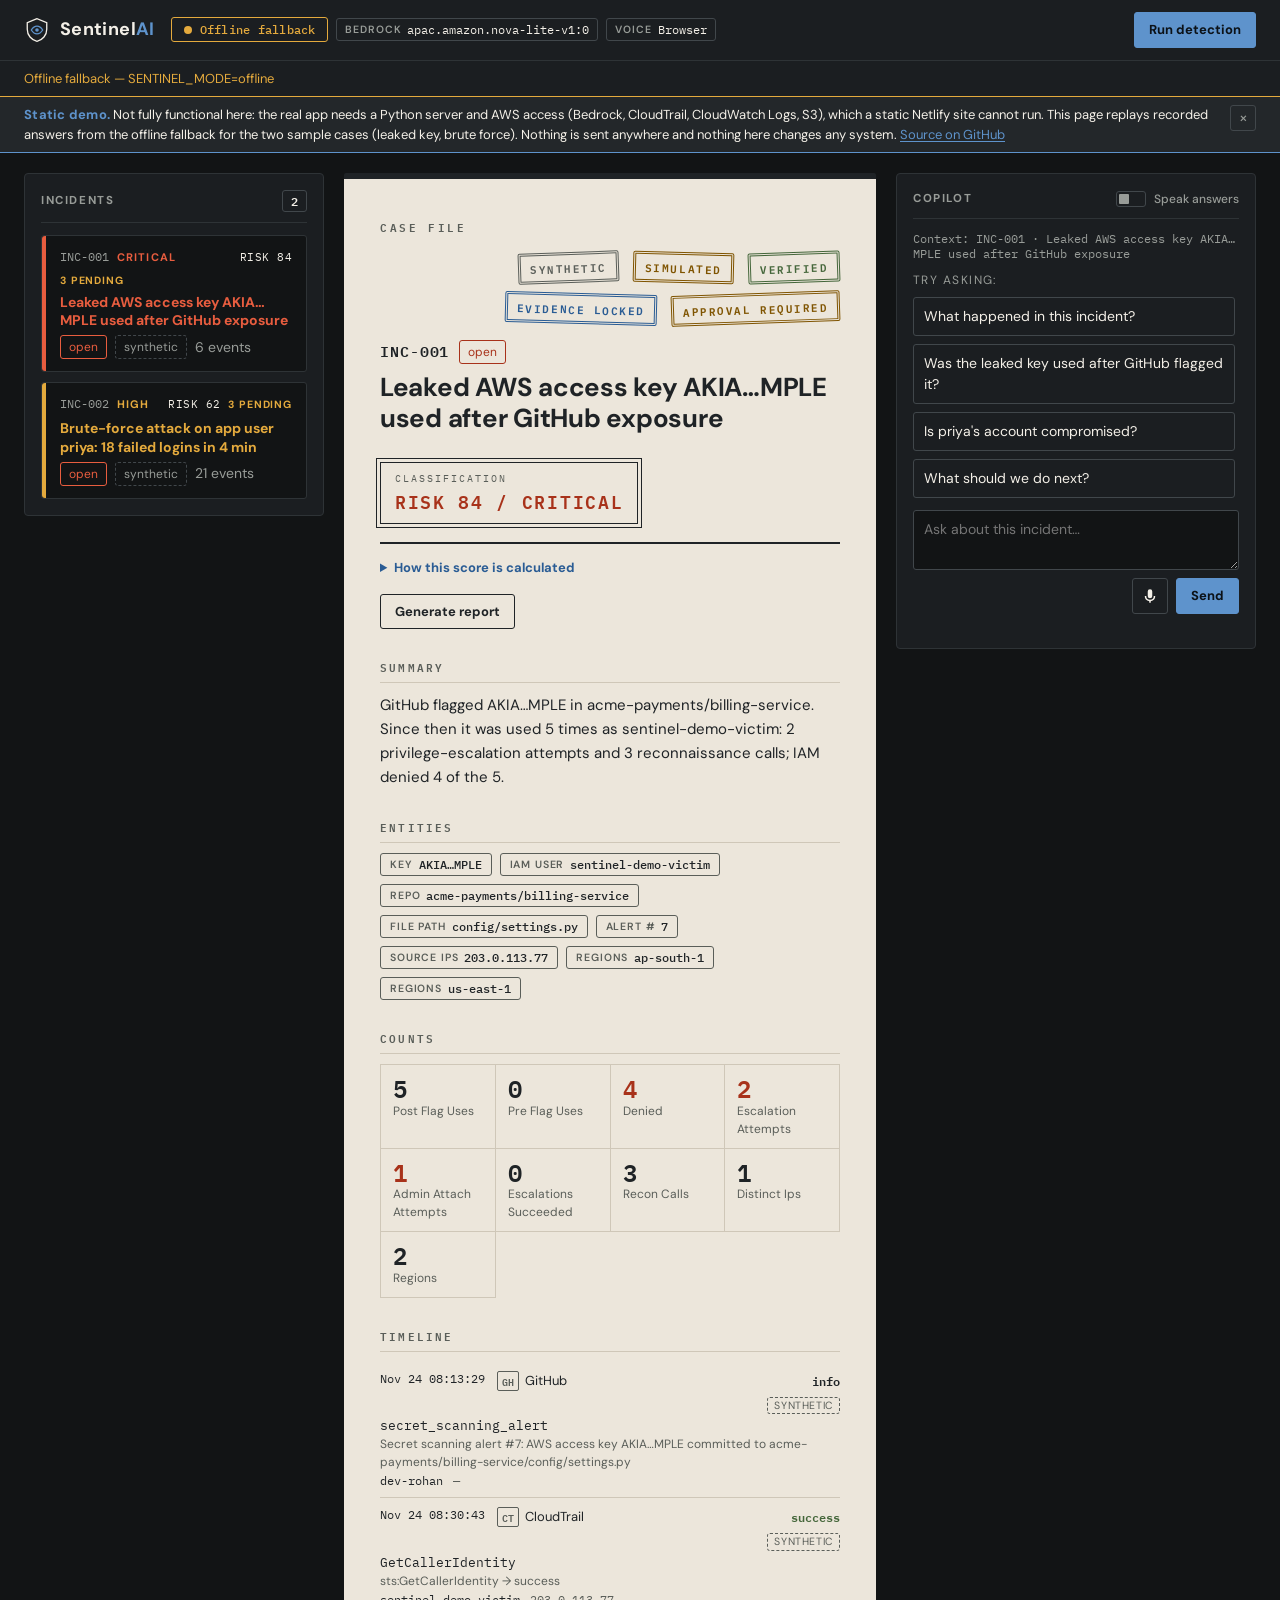
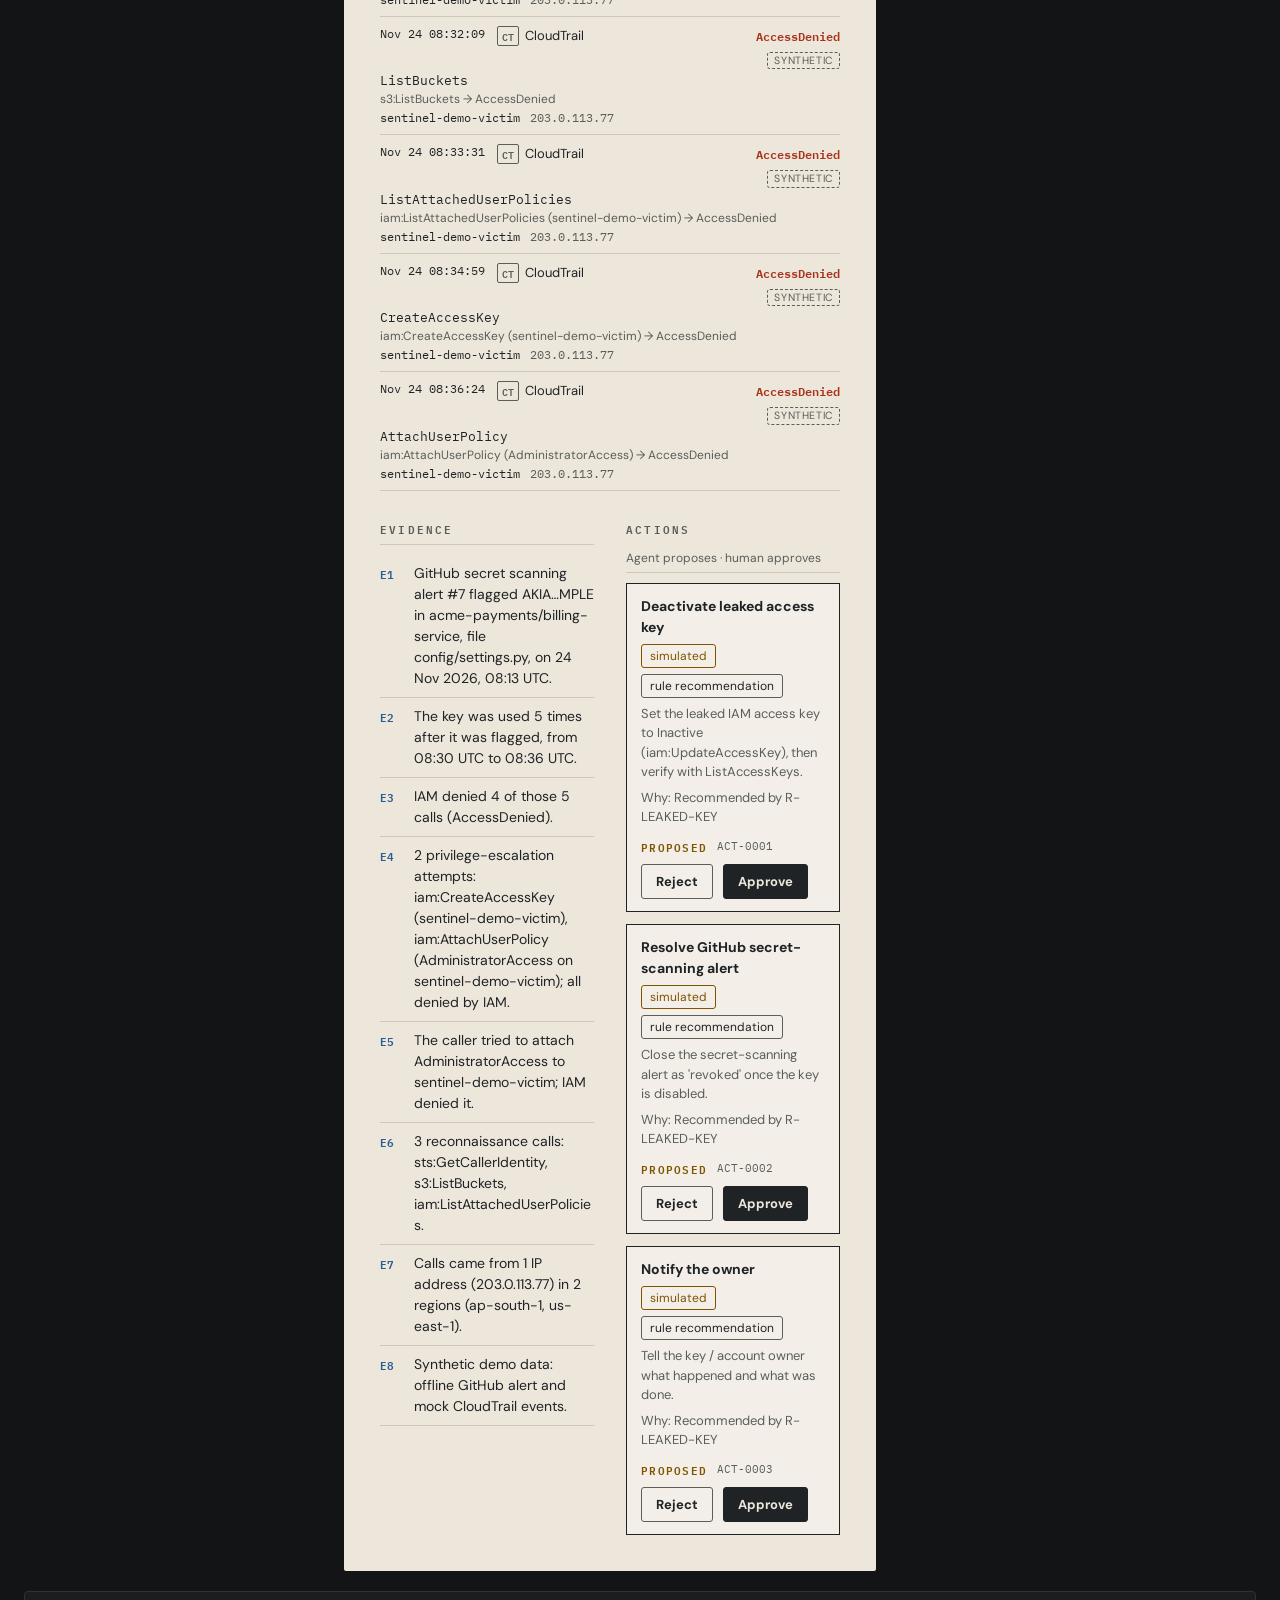
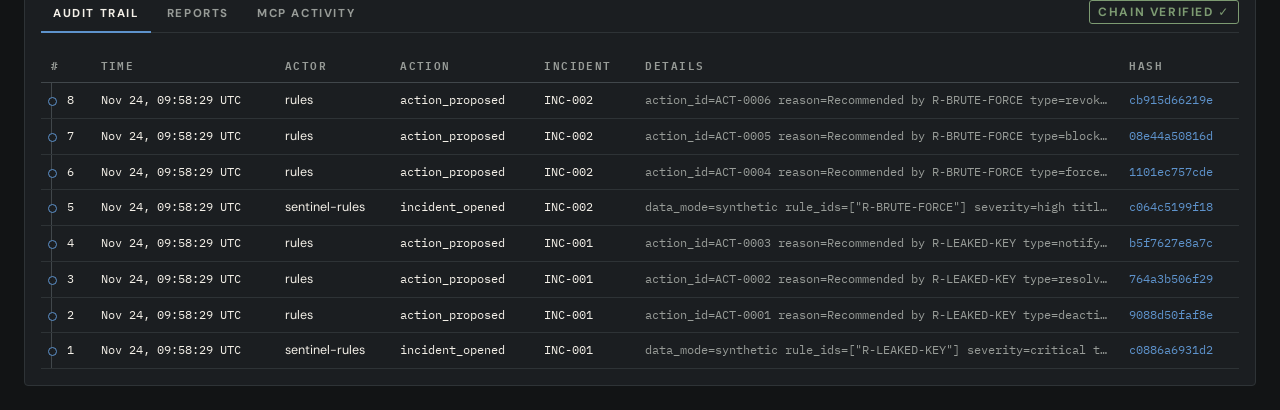
<file: demo-netlify/index.html>
<!doctype html>
<html lang="en">
<head>
  <meta charset="utf-8">
  <meta name="viewport" content="width=device-width, initial-scale=1">
  <title>SentinelAI Console (static demo)</title>
  <meta name="description" content="SentinelAI: security-incident agent on AWS">
  <link rel="icon" href="data:image/svg+xml,%3Csvg xmlns='http://www.w3.org/2000/svg' viewBox='0 0 32 32'%3E%3Cpath d='M16 2 4 7v8c0 7.4 5.1 13.3 12 15 6.9-1.7 12-7.6 12-15V7z' fill='%235E93CC'/%3E%3C/svg%3E">
  <link rel="preconnect" href="https://fonts.googleapis.com">
  <link rel="preconnect" href="https://fonts.gstatic.com" crossorigin>
  <link rel="stylesheet" href="https://fonts.googleapis.com/css2?family=DM+Sans:opsz,wght@9..40,400;9..40,500;9..40,700&family=IBM+Plex+Mono:wght@400;500;600&display=swap">
  <link rel="stylesheet" href="styles.css">
  <link rel="stylesheet" href="demo/demo.css">
</head>
<body>
  <a class="skip-link" href="#incident-detail">Skip to incident detail</a>

  <header class="topbar">
    <div class="brand">
      <svg class="brand-mark" viewBox="0 0 32 32" aria-hidden="true">
        <path d="M16 2 4 7v8c0 7.4 5.1 13.3 12 15 6.9-1.7 12-7.6 12-15V7z" />
        <path class="brand-eye" d="M9 16c2-3.2 4.4-4.8 7-4.8s5 1.6 7 4.8c-2 3.2-4.4 4.8-7 4.8S11 19.2 9 16z" />
        <circle class="brand-pupil" cx="16" cy="16" r="2.2" />
      </svg>
      <span class="wordmark">Sentinel<span>AI</span></span>
    </div>
    <div class="topbar-status" role="status" aria-live="polite">
      <span id="aws-pill" class="pill pill-muted"><span class="dot" aria-hidden="true"></span><span id="aws-label">Checking AWS…</span></span>
      <span id="model-chip" class="chip" title="Amazon Bedrock model"><span class="chip-k">Bedrock</span><span id="model-id">…</span></span>
      <span id="voice-chip" class="chip" title="Voice provider"><span class="chip-k">Voice</span><span id="voice-provider">…</span></span>
    </div>
    <button id="detect-btn" class="btn btn-primary" type="button">
      <span class="btn-spinner" aria-hidden="true"></span><span class="btn-label">Run detection</span>
    </button>
  </header>

  <div id="banner" class="banner" role="alert" hidden></div>

  <div id="demo-notice" class="demo-notice" role="note">
    <p><strong>Static demo.</strong> Not fully functional here: the real app needs a Python server and AWS access (Bedrock, CloudTrail, CloudWatch Logs, S3), which a static Netlify site cannot run. This page replays recorded answers from the offline fallback for the two sample cases (leaked key, brute force). Nothing is sent anywhere and nothing here changes any system. <a href="https://github.com/SachinCreator-CE/wHACKiest-Project-MCP" target="_blank" rel="noopener noreferrer">Source on GitHub</a></p>
    <button type="button" id="demo-notice-close" aria-label="Dismiss demo notice">&times;</button>
  </div>

  <main class="layout">
    <!-- Incidents -->
    <section class="panel incidents" aria-labelledby="incidents-h">
      <div class="panel-head">
        <h2 id="incidents-h">Incidents</h2>
        <span id="incident-count" class="count-badge" aria-label="Incident count">0</span>
      </div>
      <ul id="incident-list" class="incident-list" aria-label="Incident list"></ul>
      <p id="incidents-empty" class="empty">No incidents yet. Run detection to scan GitHub, CloudTrail and app auth logs.</p>
    </section>

    <!-- Incident detail -->
    <section id="incident-detail" class="panel detail" aria-labelledby="detail-h" tabindex="-1">
      <div id="detail-empty" class="empty detail-empty">
        <h2 id="detail-h">Select an incident</h2>
        <p>Pick an incident on the left to open its case file: risk score, timeline, evidence and proposed remediation. No incidents yet? Press Run detection.</p>
      </div>
      <div id="detail-body" hidden>
        <div class="case-top">
          <span class="case-label">Case file</span>
          <span id="d-stamps" class="stamps" aria-label="Case status stamps"></span>
        </div>
        <div class="detail-head">
          <div class="detail-id">
            <div class="detail-meta">
              <span id="d-id" class="case-no mono"></span>
              <span id="d-severity" class="sev"></span>
              <span id="d-status" class="chip"></span>
              <span id="d-mode" class="chip"></span>
            </div>
            <h2 id="d-title" class="detail-title"></h2>
          </div>
          <div id="d-risk" class="classification" aria-label="Risk classification"></div>
        </div>
        <details id="d-risk-how" class="risk-how" hidden>
          <summary>How this score is calculated</summary>
          <p id="d-risk-method" class="risk-method"></p>
          <ul id="d-risk-factors" class="risk-factors"></ul>
        </details>
        <div class="detail-tools"><button id="report-btn-top" class="btn btn-ghost" type="button">Generate report</button></div>
        <h3 class="section-h">Summary</h3>
        <p id="d-summary" class="summary"></p>
        <h3 class="section-h">Entities</h3>
        <div id="d-entities" class="entities" aria-label="Entities"></div>
        <h3 class="section-h">Counts</h3>
        <div id="d-counts" class="tiles" aria-label="Counts"></div>

        <h3 class="section-h">Timeline</h3>
        <div class="table-wrap">
          <table class="timeline" aria-label="Event timeline">
            <thead>
              <tr><th scope="col">Time (UTC)</th><th scope="col">Source</th><th scope="col">Event</th><th scope="col">Actor · IP</th><th scope="col">Outcome · data</th></tr>
            </thead>
            <tbody id="d-timeline"></tbody>
          </table>
        </div>

        <div class="split">
          <div>
            <h3 class="section-h">Evidence</h3>
            <ul id="d-evidence" class="evidence"></ul>
          </div>
          <div>
            <h3 class="section-h">Actions <span class="hint">Agent proposes · human approves</span></h3>
            <ul id="d-actions" class="actions"></ul>
          </div>
        </div>
      </div>
    </section>

    <!-- Agent chat -->
    <section class="panel chat" aria-labelledby="chat-h">
      <div class="panel-head">
        <h2 id="chat-h">Copilot</h2>
        <label class="toggle">
          <input id="speak-toggle" type="checkbox">
          <span class="toggle-track" aria-hidden="true"></span>
          <span>Speak answers</span>
        </label>
      </div>
      <div id="chat-context" class="chat-context"></div>
      <div id="chat-log" class="chat-log" role="log" aria-live="polite" aria-label="Agent conversation">
        <div class="suggestions" id="suggestions">
          <p class="muted">Try asking:</p>
          <button type="button" class="suggestion">What happened in this incident?</button>
          <button type="button" class="suggestion">Was the leaked key used after GitHub flagged it?</button>
          <button type="button" class="suggestion">Is priya's account compromised?</button>
          <button type="button" class="suggestion">What should we do next?</button>
        </div>
      </div>
      <form id="chat-form" class="chat-form">
        <label for="chat-input" class="sr-only">Ask the agent</label>
        <textarea id="chat-input" rows="2" placeholder="Ask about this incident…" maxlength="4000"></textarea>
        <div class="chat-buttons">
          <button id="mic-btn" class="btn btn-icon" type="button" aria-pressed="false" aria-label="Start voice input" title="Voice input">
            <svg viewBox="0 0 24 24" aria-hidden="true"><path d="M12 15a3 3 0 0 0 3-3V6a3 3 0 0 0-6 0v6a3 3 0 0 0 3 3zm5-3a5 5 0 0 1-10 0H5a7 7 0 0 0 6 6.9V21h2v-2.1A7 7 0 0 0 19 12z"/></svg>
          </button>
          <button id="send-btn" class="btn btn-primary" type="submit">Send</button>
        </div>
      </form>
      <p id="voice-note" class="voice-note" aria-live="polite"></p>
    </section>
  </main>

  <!-- Bottom tabs -->
  <section class="panel bottom" aria-label="Evidence timeline: audit, reports and tool calls">
    <div class="tabs" role="tablist" aria-label="Records">
      <button class="tab" role="tab" id="tab-audit" aria-controls="pane-audit" aria-selected="true">Audit trail</button>
      <button class="tab" role="tab" id="tab-reports" aria-controls="pane-reports" aria-selected="false" tabindex="-1">Reports</button>
      <button class="tab" role="tab" id="tab-trace" aria-controls="pane-trace" aria-selected="false" tabindex="-1">MCP activity</button>
      <span class="tabs-spacer"></span>
      <span id="chain-badge" class="chip" hidden></span>
    </div>
    <div id="pane-audit" class="tab-pane" role="tabpanel" aria-labelledby="tab-audit">
      <div class="table-wrap">
        <table class="grid" aria-label="Audit log">
          <thead><tr><th scope="col">#</th><th scope="col">Time</th><th scope="col">Actor</th><th scope="col">Action</th><th scope="col">Incident</th><th scope="col">Details</th><th scope="col">Hash</th></tr></thead>
          <tbody id="audit-body"></tbody>
        </table>
      </div>
    </div>
    <div id="pane-reports" class="tab-pane" role="tabpanel" aria-labelledby="tab-reports" hidden>
      <div class="pane-toolbar">
        <span id="reports-where" class="muted"></span>
        <button id="report-btn" class="btn btn-ghost" type="button">Generate report for current incident</button>
      </div>
      <ul id="reports-list" class="reports"></ul>
    </div>
    <div id="pane-trace" class="tab-pane" role="tabpanel" aria-labelledby="tab-trace" hidden>
      <ol id="trace-list" class="trace trace-open etl"></ol>
    </div>
  </section>

  <!-- Approve / reject dialog -->
  <dialog id="decision-dialog" class="dialog" aria-labelledby="dlg-title">
    <form method="dialog" id="decision-form">
      <h2 id="dlg-title">Approve action</h2>
      <p id="dlg-action" class="dlg-action"></p>
      <div id="dlg-mode" class="dlg-mode"></div>
      <label for="dlg-approver">Your name (recorded in the audit log)</label>
      <input id="dlg-approver" autocomplete="name" required maxlength="80">
      <div id="dlg-reason-wrap" hidden>
        <label for="dlg-reason">Reason</label>
        <input id="dlg-reason" maxlength="300">
      </div>
      <p id="dlg-error" class="dlg-error" role="alert"></p>
      <div class="dlg-buttons">
        <button type="button" id="dlg-cancel" class="btn btn-ghost">Cancel</button>
        <button type="submit" id="dlg-confirm" class="btn btn-primary">Approve</button>
      </div>
    </form>
  </dialog>

  <div id="toast" class="toast" role="status" aria-live="polite" hidden></div>

  <script src="demo/snapshot.js"></script>
  <script src="demo/shim.js"></script>
  <script src="app.js" defer></script>
</body>
</html>
</file>
<file: demo-netlify/styles.css>
/* SentinelAI case-file console. Charcoal command dashboard with a warm paper dossier.
   No images, gradients or glows. Works offline (system font fallbacks). */
:root {
  --bg: #121415;
  --raised: #1B1E21;
  --raised-2: #23272A;
  --paper: #ECE6DB;
  --ink-on-dark: #F4F0E8;
  --critical: #E85D3F;
  --warning: #E4AA3D;
  --evidence: #5E93CC;
  --verified: #7D9B72;
  --muted: #989C98;
  --rule: #2E3336;
  --rule-strong: #41474B;

  /* derived: paper ink and rules, tuned for >= 4.5:1 on #ECE6DB */
  --paper-ink: #1F2326;
  --paper-rule: #CFC7B8;
  --paper-muted: #5A5E59;
  --paper-2: #E3DCCF;
  --critical-on-paper: #A8321A;
  --warning-on-paper: #7F5400;
  --evidence-on-paper: #2A5C94;
  --verified-on-paper: #44663A;

  --mono: "IBM Plex Mono", ui-monospace, SFMono-Regular, Menlo, Consolas, monospace;
  --sans: "DM Sans", system-ui, -apple-system, "Segoe UI", Roboto, "Helvetica Neue", Arial, sans-serif;
  --focus: var(--evidence);
  color-scheme: dark;
}

* { box-sizing: border-box; }
html, body { margin: 0; }
body {
  background: var(--bg);
  color: var(--ink-on-dark);
  font: 14px/1.5 var(--sans);
  min-height: 100vh;
  display: flex;
  flex-direction: column;
  overflow-x: hidden;
}
[hidden] { display: none !important; }
h1, h2, h3 { margin: 0; font-weight: 700; }
h2 { font-size: 15px; letter-spacing: .01em; }
button, input, textarea { font: inherit; color: inherit; }
:focus-visible { outline: 2px solid var(--focus); outline-offset: 2px; border-radius: 3px; }
.mono { font-family: var(--mono); }
.muted { color: var(--muted); }
.sr-only { position: absolute; width: 1px; height: 1px; overflow: hidden; clip: rect(0 0 0 0); white-space: nowrap; }
.skip-link { position: absolute; left: -999px; top: 8px; background: var(--evidence); color: #0C1218; padding: 6px 12px; border-radius: 3px; z-index: 50; font-weight: 700; }
.skip-link:focus { left: 8px; }

/* ------------------------------------------------------------------ topbar */
.topbar {
  display: flex; align-items: center; gap: 16px; flex-wrap: wrap;
  padding: 12px 24px;
  background: var(--raised);
  border-bottom: 1px solid var(--rule);
  position: sticky; top: 0; z-index: 10;
}
.brand { display: flex; align-items: center; gap: 10px; }
.brand-mark { width: 26px; height: 26px; }
.brand-mark path:first-child { fill: none; stroke: var(--ink-on-dark); stroke-width: 1.6; }
.brand-eye { fill: none; stroke: var(--evidence); stroke-width: 1.6; }
.brand-pupil { fill: var(--evidence); }
.wordmark { font-size: 18px; font-weight: 700; letter-spacing: .02em; }
.wordmark span { color: var(--evidence); }
#detect-btn { margin-left: auto; }
.topbar-status { display: flex; align-items: center; gap: 8px; flex: 1; flex-wrap: wrap; min-width: 0; }

.pill {
  display: inline-flex; align-items: center; gap: 8px;
  padding: 4px 12px; border-radius: 3px;
  font: 500 12px var(--mono); letter-spacing: .02em;
  border: 1px solid var(--rule-strong); color: var(--muted);
  white-space: nowrap; max-width: 100%;
}
.pill .dot { width: 8px; height: 8px; border-radius: 50%; background: currentColor; flex: none; }
.pill-ok { color: var(--verified); border-color: var(--verified); }
.pill-warn { color: var(--warning); border-color: var(--warning); }
.pill-bad { color: var(--critical); border-color: var(--critical); }

.chip {
  display: inline-flex; align-items: center; gap: 6px;
  padding: 2px 8px; border-radius: 3px;
  font-size: 12px; border: 1px solid var(--rule-strong); color: var(--ink-on-dark);
  max-width: 100%; overflow: hidden; text-overflow: ellipsis; white-space: nowrap;
}
.chip-k { color: var(--muted); font: 600 10.5px var(--sans); text-transform: uppercase; letter-spacing: .08em; }
.chip-live, .chip-mitigated, .chip-resolved { color: var(--verified); border-color: var(--verified); }
.chip-synthetic { color: var(--muted); border-style: dashed; }
.chip-sim { color: var(--warning); border-color: var(--warning); }
.chip-bad, .chip-open { color: var(--critical); border-color: var(--critical); }
.chip-aws { color: var(--warning); border-color: var(--warning); font-weight: 700; }
#model-id, #voice-provider { font-family: var(--mono); font-size: 11.5px; }

/* banner */
.banner {
  padding: 8px 24px; background: var(--raised); color: var(--warning);
  border-bottom: 1px solid var(--warning); font-size: 13px;
}
.banner-error { color: var(--critical); border-bottom-color: var(--critical); }

/* ------------------------------------------------------------------ buttons */
.btn {
  display: inline-flex; align-items: center; justify-content: center; gap: 8px;
  border-radius: 3px; border: 1px solid var(--rule-strong);
  padding: 7px 14px; cursor: pointer; background: transparent; font-weight: 700; font-size: 13px;
  transition: background-color .12s, border-color .12s;
  white-space: nowrap; min-height: 34px;
}
.btn:hover:not(:disabled) { border-color: var(--evidence); }
.btn:disabled { opacity: .55; cursor: not-allowed; }
.btn-primary { background: var(--evidence); border-color: var(--evidence); color: #0C1218; }
.btn-primary:hover:not(:disabled) { background: #7BA9DB; border-color: #7BA9DB; }
.btn-ghost { background: transparent; }
.btn-icon { padding: 7px; width: 36px; }
.btn-icon svg { width: 18px; height: 18px; fill: currentColor; }
.btn-icon.recording { border-color: var(--critical); color: var(--critical); }
.btn-spinner { display: none; width: 12px; height: 12px; border: 2px solid currentColor; border-right-color: transparent; border-radius: 50%; animation: spin .8s linear infinite; }
.btn.busy .btn-spinner { display: inline-block; }
@keyframes spin { to { transform: rotate(360deg); } }

/* ------------------------------------------------------------------ layout */
.layout {
  display: grid;
  grid-template-columns: minmax(250px, 300px) minmax(0, 1fr) minmax(300px, 360px);
  gap: 20px;
  padding: 20px 24px;
  align-items: start;
  flex: 1;
}
.panel { min-width: 0; }
.incidents, .chat {
  background: var(--raised); border: 1px solid var(--rule); border-radius: 4px;
  padding: 16px;
  position: sticky; top: 72px;
  max-height: calc(100vh - 92px);
  display: flex; flex-direction: column; overflow: hidden;
}
.panel-head { display: flex; align-items: center; justify-content: space-between; gap: 10px; margin-bottom: 12px; padding-bottom: 10px; border-bottom: 1px solid var(--rule); }
.panel-head h2, .bottom .tabs { font-size: 11.5px; text-transform: uppercase; letter-spacing: .14em; color: var(--muted); font-weight: 700; }
.count-badge { font: 600 12px var(--mono); color: var(--ink-on-dark); border: 1px solid var(--rule-strong); padding: 0 8px; border-radius: 3px; }
.empty { color: var(--muted); font-size: 13px; margin: 8px 0; }

/* ------------------------------------------------------------------ incidents */
.incident-list { list-style: none; margin: 0; padding: 0; display: grid; gap: 10px; overflow-y: auto; }
.incident-item {
  position: relative; width: 100%; text-align: left; cursor: pointer;
  background: var(--bg); border: 1px solid var(--rule); border-radius: 3px;
  padding: 12px 14px 12px 18px;
  display: grid; gap: 6px;
}
.incident-item::before { content: ""; position: absolute; left: 0; top: 0; bottom: 0; width: 4px; background: var(--evidence); border-radius: 3px 0 0 3px; }
.incident-item.sev-critical::before { background: var(--critical); }
.incident-item.sev-high::before { background: var(--warning); }
.incident-item.sev-medium::before { background: var(--evidence); }
.incident-item.sev-low::before { background: var(--muted); }
.incident-item:hover { border-color: var(--rule-strong); }
.incident-item[aria-current="true"] { border-color: var(--ink-on-dark); background: var(--raised-2); }
.incident-item .row { display: flex; flex-wrap: wrap; gap: 8px; align-items: center; }
.incident-item .title { font-weight: 700; line-height: 1.3; }
.case-id { font-size: 12px; color: var(--muted); }
.risk-mini { font-size: 11px; color: var(--ink-on-dark); margin-left: auto; letter-spacing: .04em; }
.pending { font: 700 10.5px var(--sans); text-transform: uppercase; letter-spacing: .08em; color: var(--warning); }

.sev { font: 700 11px var(--sans); text-transform: uppercase; letter-spacing: .1em; }
.sev-critical { color: var(--critical); }
.sev-high { color: var(--warning); }
.sev-medium { color: var(--evidence); }
.sev-low { color: var(--muted); }

/* ------------------------------------------------------------------ case file (paper) */
.detail { outline: none; min-width: 0; }
.detail:not(.has-case) { background: var(--raised); border: 1px dashed var(--rule-strong); border-radius: 4px; padding: 32px; }
.detail-empty h2 { font-size: 18px; margin-bottom: 6px; }
.detail.has-case {
  background-color: var(--paper);
  color: var(--paper-ink);
  border-radius: 2px;
  padding: 32px 36px 36px;
  border-top: 6px solid var(--paper-ink);
}
.detail.has-case .muted, .detail.has-case .hint, .detail.has-case small { color: var(--paper-muted); }

.case-top { display: flex; justify-content: space-between; align-items: flex-start; gap: 16px; flex-wrap: wrap; margin-bottom: 16px; }
.case-label { font: 600 11px var(--mono); text-transform: uppercase; letter-spacing: .24em; color: var(--paper-muted); padding-top: 6px; }
.stamps { display: flex; flex-wrap: wrap; gap: 10px 14px; justify-content: flex-end; }
.stamp {
  display: inline-block; font: 600 11px var(--mono); text-transform: uppercase; letter-spacing: .14em;
  padding: 3px 9px; border: 3px double currentColor; border-radius: 2px;
  transform: rotate(-2deg); background: transparent; white-space: nowrap;
}
.stamp:nth-child(even) { transform: rotate(1.5deg); }
.stamp-live, .stamp-ok { color: var(--verified-on-paper); }
.stamp-lock { color: var(--evidence-on-paper); }
.stamp-synth { color: var(--paper-muted); }
.stamp-sim, .stamp-warn { color: var(--warning-on-paper); }

.detail-head { display: flex; justify-content: space-between; align-items: flex-start; gap: 24px; flex-wrap: wrap; border-bottom: 2px solid var(--paper-ink); padding-bottom: 18px; }
.detail-id { min-width: 0; flex: 1 1 280px; }
.detail-meta { display: flex; flex-wrap: wrap; align-items: center; gap: 8px 10px; margin-bottom: 8px; }
.case-no { font-size: 15px; font-weight: 600; letter-spacing: .06em; }
.detail-title { font-size: 26px; line-height: 1.2; letter-spacing: -.01em; overflow-wrap: anywhere; }

.classification {
  display: inline-flex; flex-direction: column; gap: 2px;
  border: 1px solid var(--paper-ink); padding: 8px 14px; font-family: var(--mono);
  text-transform: uppercase; letter-spacing: .12em; align-self: flex-start;
  outline: 1px solid var(--paper-ink); outline-offset: 3px; margin: 4px 4px 0 0;
}
.cl-k { font-size: 10px; color: var(--paper-muted); letter-spacing: .2em; }
.cl-v { font-size: 18px; font-weight: 600; white-space: nowrap; }
.risk-critical .cl-v, .classification.sev-critical .cl-v { color: var(--critical-on-paper); }
.risk-high .cl-v, .classification.sev-high .cl-v { color: var(--warning-on-paper); }
.risk-medium .cl-v, .classification.sev-medium .cl-v { color: var(--evidence-on-paper); }
.risk-low .cl-v, .classification.sev-low .cl-v { color: var(--paper-ink); }

.detail.has-case .sev-critical { color: var(--critical-on-paper); }
.detail.has-case .sev-high { color: var(--warning-on-paper); }
.detail.has-case .sev-medium { color: var(--evidence-on-paper); }
.detail.has-case .sev-low { color: var(--paper-muted); }
.detail.has-case .chip { border-color: var(--paper-muted); color: var(--paper-ink); background: transparent; }
.detail.has-case .chip-k { color: var(--paper-muted); }
.detail.has-case .chip-live, .detail.has-case .chip-mitigated, .detail.has-case .chip-resolved { color: var(--verified-on-paper); border-color: var(--verified-on-paper); }
.detail.has-case .chip-open, .detail.has-case .chip-bad { color: var(--critical-on-paper); border-color: var(--critical-on-paper); }
.detail.has-case .chip-sim, .detail.has-case .chip-aws { color: var(--warning-on-paper); border-color: var(--warning-on-paper); }
.detail.has-case .chip-synthetic { color: var(--paper-muted); }
.detail.has-case .btn { border-color: var(--paper-ink); color: var(--paper-ink); }
.detail.has-case .btn:hover:not(:disabled) { background: var(--paper-2); }
.detail.has-case :focus-visible { outline-color: var(--evidence-on-paper); }

.risk-how { margin-top: 14px; font-size: 13px; }
.risk-how summary { cursor: pointer; color: var(--evidence-on-paper); font-weight: 700; width: fit-content; }
.risk-method { margin: 10px 0 6px; max-width: 70ch; }
.risk-factors { list-style: none; margin: 6px 0 0; padding: 0; border-top: 1px solid var(--paper-rule); }
.risk-factors li { display: flex; gap: 14px; padding: 7px 0; border-bottom: 1px solid var(--paper-rule); }
.risk-factors .pts { flex: none; width: 3.2em; text-align: right; font-weight: 600; }
.risk-factors .pts.pos { color: var(--critical-on-paper); }
.risk-factors .pts.neg { color: var(--verified-on-paper); }
.f-body { display: flex; flex-direction: column; min-width: 0; }
.f-detail { color: var(--paper-muted); font-size: 12.5px; overflow-wrap: anywhere; }
.detail-tools { margin-top: 16px; }

.section-h {
  margin: 28px 0 10px; padding-bottom: 6px; border-bottom: 1px solid var(--paper-rule);
  font: 600 11px var(--mono); text-transform: uppercase; letter-spacing: .2em; color: var(--paper-muted);
  display: flex; align-items: baseline; gap: 12px; flex-wrap: wrap;
}
.section-h .hint { font: 400 12px var(--sans); text-transform: none; letter-spacing: 0; }
.summary { margin: 0; font-size: 15px; line-height: 1.6; max-width: 72ch; }

.entities { display: flex; flex-wrap: wrap; gap: 8px; }
.entities .chip { font: 500 12px var(--mono); padding: 3px 9px; }
.entities .chip-k { font-family: var(--sans); }

.tiles { display: grid; grid-template-columns: repeat(auto-fill, minmax(112px, 1fr)); gap: 0; border-top: 1px solid var(--paper-rule); border-left: 1px solid var(--paper-rule); }
.tile { padding: 10px 12px; border-right: 1px solid var(--paper-rule); border-bottom: 1px solid var(--paper-rule); }
.tile .v { font: 600 24px/1.1 var(--mono); }
.tile .k { font-size: 12px; color: var(--paper-muted); text-transform: capitalize; }
.tile.hot .v { color: var(--critical-on-paper); }

.table-wrap { overflow-x: auto; max-width: 100%; }
table { border-collapse: collapse; width: 100%; font-size: 13px; }
th { text-align: left; font: 600 10.5px var(--mono); text-transform: uppercase; letter-spacing: .14em; padding: 8px 10px; white-space: nowrap; }
td { padding: 8px 10px; vertical-align: top; }
.detail.has-case th { color: var(--paper-muted); border-bottom: 2px solid var(--paper-ink); }
.detail.has-case td { border-bottom: 1px solid var(--paper-rule); }
.detail.has-case .timeline tbody tr:hover { background: rgba(31, 35, 38, .05); }
.timeline td.time { font: 12px var(--mono); white-space: nowrap; }
.timeline .kind { font-family: var(--mono); font-size: 12.5px; overflow-wrap: anywhere; }
.timeline .kind small { display: block; font-family: var(--sans); font-size: 12px; max-width: 38ch; overflow: hidden; text-overflow: ellipsis; white-space: nowrap; }
.src { display: inline-flex; align-items: center; gap: 6px; white-space: nowrap; }
.src-ico { font: 600 10px var(--mono); border: 1px solid var(--paper-muted); padding: 0 4px; border-radius: 2px; color: var(--paper-muted); }
.actor .actor-name, .actor .ip { display: block; }
.actor .ip, .actor-name { font: 12px var(--mono); white-space: nowrap; }
.actor-name { max-width: 20ch; overflow: hidden; text-overflow: ellipsis; }
.actor .ip { color: var(--paper-muted); }
.outcome { font: 600 12px var(--mono); display: block; }
.outcome-failure, .outcome-denied, .outcome-error { color: var(--critical-on-paper); }
.outcome-success { color: var(--verified-on-paper); }
.tags { display: flex; flex-wrap: wrap; gap: 4px; margin-top: 4px; }
.tags .chip { font-size: 10.5px; padding: 0 6px; text-transform: uppercase; letter-spacing: .06em; }

.split { display: grid; grid-template-columns: minmax(0, 1fr) minmax(0, 1fr); gap: 0 32px; }
.evidence { margin: 0; padding: 0; list-style: none; display: grid; gap: 0; counter-reset: ev; }
.evidence li { counter-increment: ev; position: relative; padding: 8px 0 8px 34px; border-bottom: 1px solid var(--paper-rule); overflow-wrap: anywhere; }
.evidence li::before { content: "E" counter(ev); position: absolute; left: 0; top: 9px; font: 600 11px var(--mono); color: var(--evidence-on-paper); }

.actions { margin: 0; padding: 0; list-style: none; display: grid; gap: 12px; }
.action { border: 1px solid var(--paper-ink); padding: 12px 14px; background: rgba(255, 255, 255, .35); }
.action-head { display: flex; flex-wrap: wrap; gap: 6px 8px; align-items: center; }
.action-title { font-weight: 700; margin-right: auto; }
.action-desc { margin: 6px 0 0; font-size: 13px; color: var(--paper-muted); }
.action-foot { display: flex; flex-wrap: wrap; gap: 8px 10px; align-items: center; margin-top: 10px; }
.action-foot .spacer { flex: 1; }
.action-foot .mono { font-size: 11px; overflow-wrap: anywhere; }
.status { font: 600 10.5px var(--mono); text-transform: uppercase; letter-spacing: .12em; }
.status-proposed { color: var(--warning-on-paper); }
.status-executed, .status-approved { color: var(--verified-on-paper); }
.status-rejected, .status-failed { color: var(--critical-on-paper); }
.status-simulated { color: var(--paper-muted); }
.action-result { margin-top: 8px; padding-top: 8px; border-top: 1px dashed var(--paper-rule); font-size: 12.5px; color: var(--paper-muted); overflow-wrap: anywhere; }
.detail.has-case .btn-approve { background: var(--paper-ink); color: var(--paper); border-color: var(--paper-ink); }
.detail.has-case .btn-approve:hover:not(:disabled) { background: #384046; }
.detail.has-case .btn-reject { border-color: var(--paper-muted); }

/* ------------------------------------------------------------------ chat */
.chat .panel-head { flex: none; }
.toggle { display: inline-flex; align-items: center; gap: 8px; font-size: 12px; color: var(--muted); cursor: pointer; text-transform: none; letter-spacing: 0; font-weight: 500; }
.toggle input { position: absolute; opacity: 0; width: 1px; height: 1px; }
.toggle-track { width: 30px; height: 16px; border: 1px solid var(--rule-strong); border-radius: 3px; position: relative; flex: none; }
.toggle-track::after { content: ""; position: absolute; top: 2px; left: 2px; width: 10px; height: 10px; background: var(--muted); border-radius: 1px; transition: transform .15s; }
.toggle input:checked + .toggle-track { border-color: var(--evidence); }
.toggle input:checked + .toggle-track::after { transform: translateX(14px); background: var(--evidence); }
.toggle input:focus-visible + .toggle-track { outline: 2px solid var(--focus); outline-offset: 2px; }
.chat-context { font: 12px var(--mono); color: var(--muted); margin-bottom: 10px; overflow-wrap: anywhere; flex: none; }
.chat-log { flex: 1; min-height: 160px; overflow-y: auto; display: flex; flex-direction: column; gap: 12px; padding-right: 4px; }
.suggestions { display: grid; gap: 8px; }
.suggestions p { margin: 0; font-size: 12px; text-transform: uppercase; letter-spacing: .12em; }
.suggestion { text-align: left; background: transparent; border: 1px solid var(--rule-strong); border-radius: 3px; padding: 8px 10px; cursor: pointer; color: var(--ink-on-dark); }
.suggestion:hover { border-color: var(--evidence); color: var(--evidence); }
.msg { padding: 10px 12px; border-radius: 3px; max-width: 94%; overflow-wrap: anywhere; }
.msg-user { align-self: flex-end; background: var(--evidence); color: #0C1218; font-weight: 500; }
.msg-agent { align-self: stretch; max-width: 100%; border: 1px solid var(--rule); background: var(--bg); display: grid; gap: 8px; }
.msg-error { border-color: var(--critical); color: var(--critical); }
.typing::after { content: ""; display: inline-block; width: 18px; animation: dots 1.2s steps(4, end) infinite; overflow: hidden; vertical-align: bottom; }
@keyframes dots { 0% { content: ""; } 25% { content: "."; } 50% { content: ".."; } 75% { content: "..."; } }
.md p { margin: 0 0 8px; } .md p:last-child { margin: 0; }
.md ul { margin: 0 0 8px; padding-left: 20px; }
.md code { font-family: var(--mono); font-size: 12px; background: var(--raised-2); padding: 1px 4px; border-radius: 2px; }
.msg-meta { display: flex; flex-wrap: wrap; gap: 6px; }
.chat a { color: var(--evidence); }
details.trace-box { border-top: 1px solid var(--rule); padding-top: 6px; }
details.trace-box summary { cursor: pointer; color: var(--evidence); font-size: 12px; font-weight: 700; }
.trace { list-style: none; margin: 6px 0 0; padding: 0; display: grid; gap: 4px; }
.trace li { display: flex; gap: 8px; align-items: flex-start; font: 12px var(--mono); color: var(--muted); overflow-wrap: anywhere; }
.trace li.err { color: var(--critical); }
.aws-badge { font: 700 9.5px var(--sans); letter-spacing: .08em; color: #1B1200; background: var(--warning); padding: 1px 5px; border-radius: 2px; flex: none; }
.off-badge { font: 700 9.5px var(--sans); letter-spacing: .08em; color: var(--muted); border: 1px solid var(--rule-strong); padding: 0 4px; border-radius: 2px; flex: none; }
.chat-form { display: grid; gap: 8px; margin-top: 12px; flex: none; }
textarea, input { background: var(--bg); border: 1px solid var(--rule-strong); border-radius: 3px; padding: 8px 10px; width: 100%; resize: vertical; }
textarea:focus-visible, input:focus-visible { outline-offset: 0; border-color: var(--evidence); }
.chat-buttons { display: flex; gap: 8px; justify-content: flex-end; }
.voice-note { margin: 6px 0 0; font-size: 12px; color: var(--muted); min-height: 1em; flex: none; }

/* ------------------------------------------------------------------ bottom: evidence timeline */
.bottom { margin: 0 24px 24px; background: var(--raised); border: 1px solid var(--rule); border-radius: 4px; padding: 0 16px 16px; }
.tabs { display: flex; align-items: center; gap: 4px; border-bottom: 1px solid var(--rule); margin-bottom: 14px; flex-wrap: wrap; }
.tab { background: none; border: 0; border-bottom: 2px solid transparent; padding: 14px 12px 10px; cursor: pointer; color: var(--muted); font: 700 11.5px var(--sans); text-transform: uppercase; letter-spacing: .14em; margin-bottom: -1px; }
.tab:hover { color: var(--ink-on-dark); }
.tab[aria-selected="true"] { color: var(--ink-on-dark); border-bottom-color: var(--evidence); }
.tabs-spacer { flex: 1; }
.tab-pane { max-height: 360px; overflow: auto; }
.pane-toolbar { display: flex; flex-wrap: wrap; gap: 12px; align-items: center; justify-content: space-between; margin-bottom: 10px; }
.reports { list-style: none; margin: 0; padding: 0; }
.reports li { display: flex; flex-wrap: wrap; gap: 8px 12px; align-items: center; padding: 8px 0; border-bottom: 1px solid var(--rule); }
.reports .loc { font: 12px var(--mono); overflow-wrap: anywhere; }

/* audit: ruled table with a dot per row on a vertical line */
.grid th { color: var(--muted); border-bottom: 1px solid var(--rule-strong); position: sticky; top: 0; background: var(--raised); }
.grid td { border-bottom: 1px solid var(--rule); font-size: 12.5px; }
.grid td.mono, .grid td.hash, .grid td.details { font-family: var(--mono); font-size: 12px; }
.grid td:first-child { position: relative; padding-left: 26px; }
.grid td:first-child::before { content: ""; position: absolute; left: 10px; top: 0; bottom: 0; width: 1px; background: var(--rule-strong); }
.grid td:first-child::after { content: ""; position: absolute; left: 7px; top: 14px; width: 7px; height: 7px; border-radius: 50%; background: var(--raised); border: 1px solid var(--evidence); }
.grid td.hash { color: var(--evidence); }
.grid td.details { color: var(--muted); max-width: 420px; overflow: hidden; text-overflow: ellipsis; white-space: nowrap; }

/* MCP activity: vertical rule, dots, mono time, server, tool, result, ms */
.etl { list-style: none; margin: 0; padding: 0; }
.trace.etl .etl-item { display: grid; grid-template-columns: 64px 14px minmax(0, 1fr) auto; gap: 0 14px; position: relative; padding: 0 0 16px; color: var(--ink-on-dark); font: 13px/1.45 var(--sans); align-items: start; }
.trace.etl .etl-item::before { content: ""; position: absolute; left: calc(64px + 14px + 6px); top: 10px; bottom: -2px; width: 1px; background: var(--rule-strong); }
.trace.etl .etl-item:last-child::before { display: none; }
.etl-time { font-size: 12px; color: var(--muted); text-align: right; padding-top: 1px; }
.etl-dot { width: 13px; height: 13px; border-radius: 50%; border: 2px solid var(--evidence); background: var(--raised); margin-top: 3px; position: relative; z-index: 1; }
.is-aws .etl-dot { border-color: var(--warning); background: var(--warning); }
.trace.etl .etl-item.err .etl-dot { border-color: var(--critical); }
.etl-body { display: flex; flex-wrap: wrap; align-items: baseline; gap: 2px 12px; min-width: 0; }
.etl-head { display: inline-flex; gap: 8px; align-items: center; }
.etl-server { font-weight: 700; }
.etl-tool { font-size: 12.5px; color: var(--evidence); }
.etl-result { color: var(--muted); font-size: 13px; overflow-wrap: anywhere; flex-basis: 100%; }
.trace.etl .etl-item.err .etl-result { color: var(--critical); }
.etl-ms { font-size: 12px; color: var(--muted); }

/* ------------------------------------------------------------------ dialog + toast */
.dialog { background: var(--raised); color: var(--ink-on-dark); border: 1px solid var(--rule-strong); border-radius: 4px; padding: 24px; width: min(520px, calc(100vw - 32px)); }
.dialog::backdrop { background: rgba(8, 9, 10, .72); }
.dialog h2 { font-size: 18px; margin-bottom: 6px; }
.dialog label { display: block; margin: 14px 0 4px; font-size: 12px; color: var(--muted); }
.dlg-action { color: var(--muted); margin: 0 0 12px; }
.dlg-mode { padding: 10px 12px; border: 1px solid var(--rule-strong); border-left-width: 4px; border-radius: 3px; font-size: 13px; }
.dlg-mode.real { border-left-color: var(--warning); }
.dlg-mode.sim { border-left-color: var(--evidence); }
.dlg-mode ul { margin: 6px 0 0; padding-left: 18px; color: var(--muted); }
.dlg-error { color: var(--critical); min-height: 1.3em; margin: 10px 0 0; font-size: 13px; }
.dlg-buttons { display: flex; justify-content: flex-end; gap: 8px; margin-top: 8px; }
.toast { position: fixed; right: 20px; bottom: 20px; max-width: min(440px, calc(100vw - 40px)); background: var(--raised-2); border: 1px solid var(--verified); border-left-width: 4px; border-radius: 3px; padding: 10px 14px; z-index: 60; font-size: 13px; }
.toast.bad { border-color: var(--critical); }

/* ------------------------------------------------------------------ responsive */
@media (max-width: 1199px) {
  .layout { grid-template-columns: minmax(0, 1fr); padding: 16px; }
  /* paper case file first, then incidents, then the copilot */
  .detail { order: 1; }
  .incidents { order: 2; }
  .chat { order: 3; }
  .incidents, .chat { position: static; max-height: none; }
  .chat-log { max-height: 480px; }
  .bottom { margin: 0 16px 16px; }
  .topbar { padding: 10px 16px; }
  .banner { padding: 8px 16px; }
}
@media (max-width: 720px) {
  .detail.has-case { padding: 20px 16px 24px; }
  .detail-title { font-size: 21px; }
  .split { grid-template-columns: minmax(0, 1fr); }
  .stamps { justify-content: flex-start; }
  .trace.etl .etl-item { grid-template-columns: 52px 14px minmax(0, 1fr); gap: 0 10px; }
  .trace.etl .etl-item::before { left: calc(52px + 10px + 6px); }
  .etl-ms { grid-column: 3; }
  .topbar-status { order: 3; flex-basis: 100%; }
  .pill { white-space: normal; }
}

@media (prefers-reduced-motion: reduce) {
  *, *::before, *::after { animation: none !important; transition: none !important; scroll-behavior: auto !important; }
}

/* ------------------------------------------------------------------ print: only the case file */
@media print {
  body { background: #fff; display: block; }
  .topbar, .banner, .incidents, .chat, .bottom, .toast, .skip-link, .detail-tools, .action-foot .btn, dialog { display: none !important; }
  .layout { display: block; padding: 0; }
  .detail.has-case { background: #fff; border-top: 4px solid #000; padding: 0; color: #000; }
  .risk-how { display: block; }
  .risk-how[open] summary, .risk-how summary { color: #000; }
  .stamp { transform: none; }
  .action, .tile, tr { break-inside: avoid; }
}

/* ------------------------------------------------------------------ narrow case file: timeline rows reflow */
/* Outcome (AccessDenied vs success) is the key column, so it must never sit off-screen in a scroller. */
.detail { container-type: inline-size; }
@container (max-width: 820px) {
  .timeline thead { display: none; }
  .timeline, .timeline tbody { display: block; }
  .timeline tr {
    display: grid; grid-template-columns: auto 1fr auto; column-gap: 12px; row-gap: 2px;
    padding: 9px 0; border-bottom: 1px solid var(--paper-rule);
  }
  .detail.has-case .timeline td { border-bottom: 0; padding: 0; }
  .timeline td:nth-child(1) { grid-column: 1; grid-row: 1; }
  .timeline td:nth-child(2) { grid-column: 2; grid-row: 1; }
  .timeline td:nth-child(5) { grid-column: 3; grid-row: 1; text-align: right; }
  .timeline td:nth-child(3) { grid-column: 1 / -1; grid-row: 2; }
  .timeline td:nth-child(4) { grid-column: 1 / -1; grid-row: 3; display: flex; gap: 10px; flex-wrap: wrap; }
  .timeline .kind small { max-width: none; white-space: normal; }
  .timeline .result .tags { display: block; }
}
</file>
<file: demo-netlify/demo/demo.css>
/* Static-demo notice. Styled to sit under the console header in the dark theme. */
.demo-notice {
  display: flex; align-items: flex-start; gap: 12px;
  padding: 8px 24px; background: var(--raised-2); color: var(--ink-on-dark);
  border-bottom: 1px solid var(--evidence); font-size: 13px; line-height: 1.5;
}
.demo-notice p { margin: 0; flex: 1; min-width: 0; }
.demo-notice strong { color: var(--evidence); letter-spacing: .02em; }
.demo-notice a { color: var(--evidence); text-decoration: underline; text-underline-offset: 2px; white-space: nowrap; }
.demo-notice a:hover { color: var(--ink-on-dark); }
.demo-notice button {
  flex: none; background: transparent; border: 1px solid var(--rule-strong); color: var(--muted);
  border-radius: 3px; width: 26px; height: 26px; line-height: 1; font-size: 16px; cursor: pointer;
}
.demo-notice button:hover { color: var(--ink-on-dark); border-color: var(--muted); }
@media (max-width: 960px) { .demo-notice { padding: 8px 16px; } }
</file>
